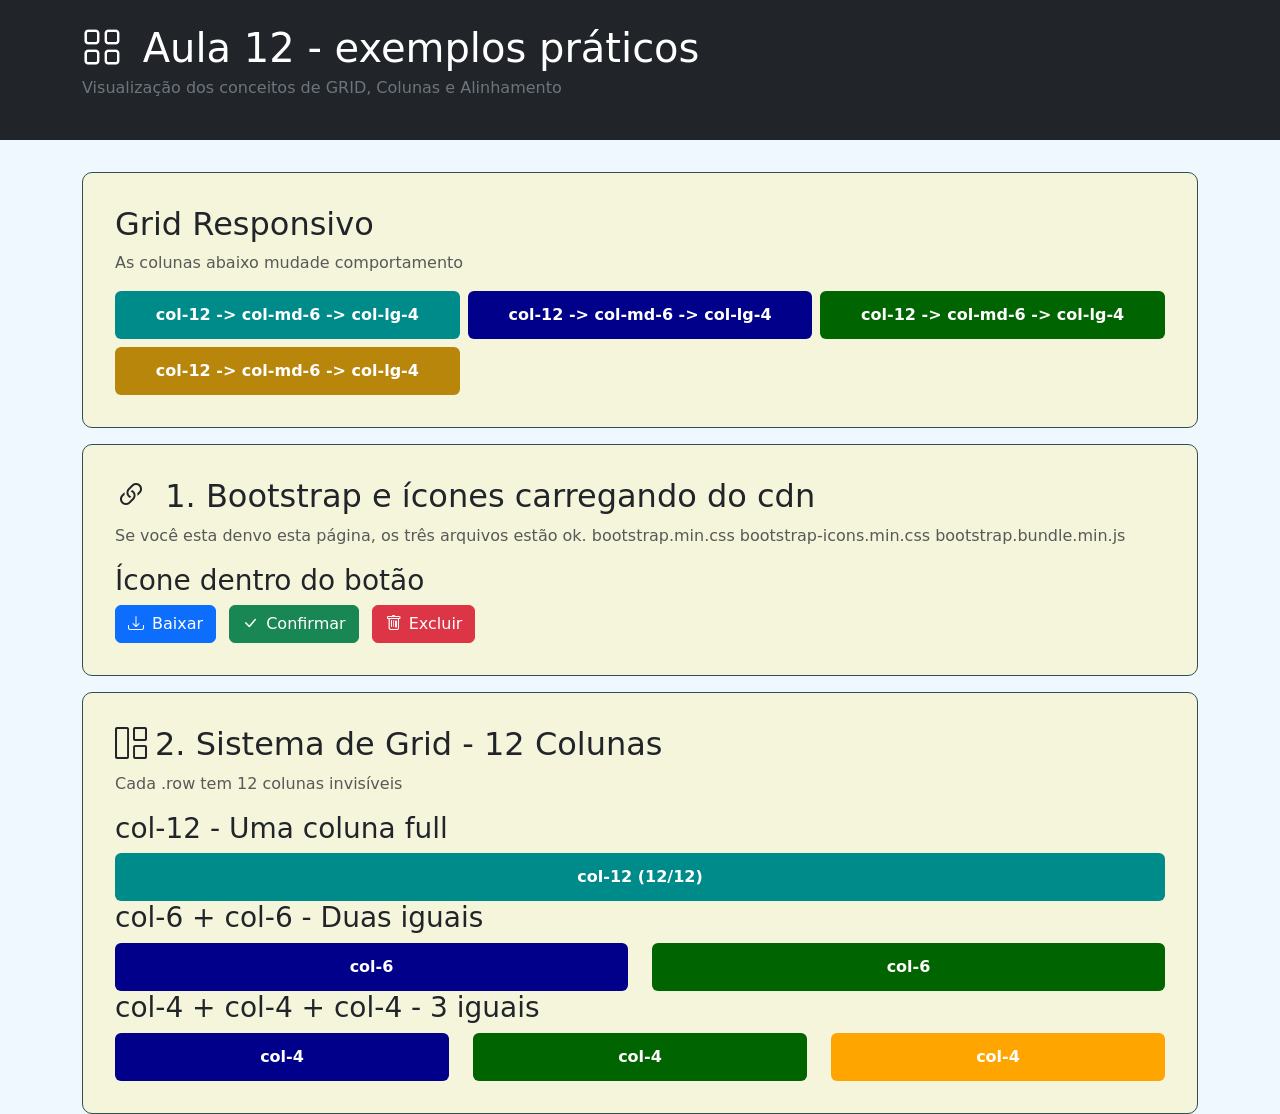
<file: Gabriell de araujo silva/bootstrap/index.html>
<!doctype html>
<html lang="en">
  <head>
    <meta charset="UTF-8" />
    <meta name="viewport" content="width=device-width, initial-scale=1.0" />
    <title>Aula 12</title>
    <!-- 1. Bootstrap CSS — deve vir no <head> -->
    <link
      rel="stylesheet"
      href="https://cdn.jsdelivr.net/npm/bootstrap@5.3.3/dist/css/bootstrap.min.css"
    />

    <!-- 2. Bootstrap Icons CSS — também no <head> -->
    <link
      rel="stylesheet"
      href="https://cdn.jsdelivr.net/npm/bootstrap-icons@1.11.3/font/bootstrap-icons.min.css"
    />
    <style>
      body {
        background-color: aliceblue;
      }

      .titulo-pagina {
        background-color: #212529;
        color: white;
        padding: 24px 32px;
        margin-bottom: 32px;
      }

      .secao {
        background-color: beige;
        border-radius: 10px;
        border: 1px solid darkslategray;
        padding: 32px;
      }

      .bloco {
        background-color: darkcyan;
        color: white;
        border-radius: 6px;
        padding: 12px 8px;
        text-align: center;
        font-weight: 600;
      }

      .bloco-azul {
        background-color: darkblue;
      }
      .bloco-verde {
        background-color: darkgreen;
      }
      .bloco-roxo {
        background-color: darkviolet;
      }
      .bloco-laranja {
        background-color: orange;
      }
      .bloco-rosa {
        background-color: darkmagenta;
      }
      .bloco-cinza {
        background-color: darkgrey;
      }
      .bloco-teal {
        background-color: teal;
      }
      .bloco-amarelo {
        background-color: darkgoldenrod;
      }
    </style>
  </head>
  <body>
    <div class="titulo-pagina">
      <div class="container">
        <h1 class="mb-1">
          <i class="bi bi-grid me-2"></i>
          Aula 12 - exemplos práticos
        </h1>
        <p class="text-secondary">
          Visualização dos conceitos de GRID, Colunas e Alinhamento
        </p>
      </div>
    </div>

    <div class="container">
      <div class="secao mb-3">
        <h2>Grid Responsivo</h2>
        <p class="text-muted">As colunas abaixo mudade comportamento</p>

        <div class="row g-2">
          <div class="col-12 col-md-6 col-lg-4">
            <div class="bloco">col-12 -> col-md-6 -> col-lg-4</div>
          </div>
          <div class="col-12 col-md-6 col-lg-4">
            <div class="bloco bloco-azul">col-12 -> col-md-6 -> col-lg-4</div>
          </div>
          <div class="col-12 col-md-6 col-lg-4">
            <div class="bloco bloco-verde">col-12 -> col-md-6 -> col-lg-4</div>
          </div>
          <div class="col-12 col-md-6 col-lg-4">
            <div class="bloco bloco-amarelo">
              col-12 -> col-md-6 -> col-lg-4
            </div>
          </div>
        </div>
      </div>

      <div class="secao">
        <h2>
          <i class="bi bi-link-45deg me-2"></i> 1. Bootstrap e ícones carregando
          do cdn
        </h2>
        <p class="text-muted">
          Se você esta denvo esta página, os três arquivos estão ok.
          <span>
            bootstrap.min.css bootstrap-icons.min.css
            bootstrap.bundle.min.js</span
          >
        </p>

        <h3>Ícone dentro do botão</h3>
        <button class="btn btn-primary me-2">
          <i class="bi bi-download me-2"></i>Baixar
        </button>
        <button class="btn btn-success me-2">
          <i class="bi bi-check-lg me-2"></i>Confirmar
        </button>
        <button class="btn btn-danger me-2">
          <i class="bi bi-trash me-2"></i>Excluir
        </button>
      </div>

      <div class="secao mt-3">
        <h2>
          <i class="bi bi-grid-1x2 me-2"></i>2. Sistema de Grid - 12 Colunas
        </h2>
        <p class="text-muted">Cada .row tem 12 colunas invisíveis</p>

        <h3>col-12 - Uma coluna full</h3>
        <div class="row">
          <div class="col-12">
            <div class="bloco">col-12 (12/12)</div>
          </div>
        </div>

        <h3>col-6 + col-6 - Duas iguais</h3>
        <div class="row">
          <div class="col-6"><div class="bloco bloco-azul">col-6</div></div>
          <div class="col-6"><div class="bloco bloco-verde">col-6</div></div>
        </div>

        <h3>col-4 + col-4 + col-4 - 3 iguais</h3>
        <div class="row">
          <div class="col-4"><div class="bloco bloco-azul">col-4</div></div>
          <div class="col-4"><div class="bloco bloco-verde">col-4</div></div>
          <div class="col-4"><div class="bloco bloco-laranja">col-4</div></div>
        </div>
      </div>
    </div>

    <script src="https://cdn.jsdelivr.net/npm/bootstrap@5.3.3/dist/js/bootstrap.bundle.min.js"></script>
  </body>
</html>
</file>
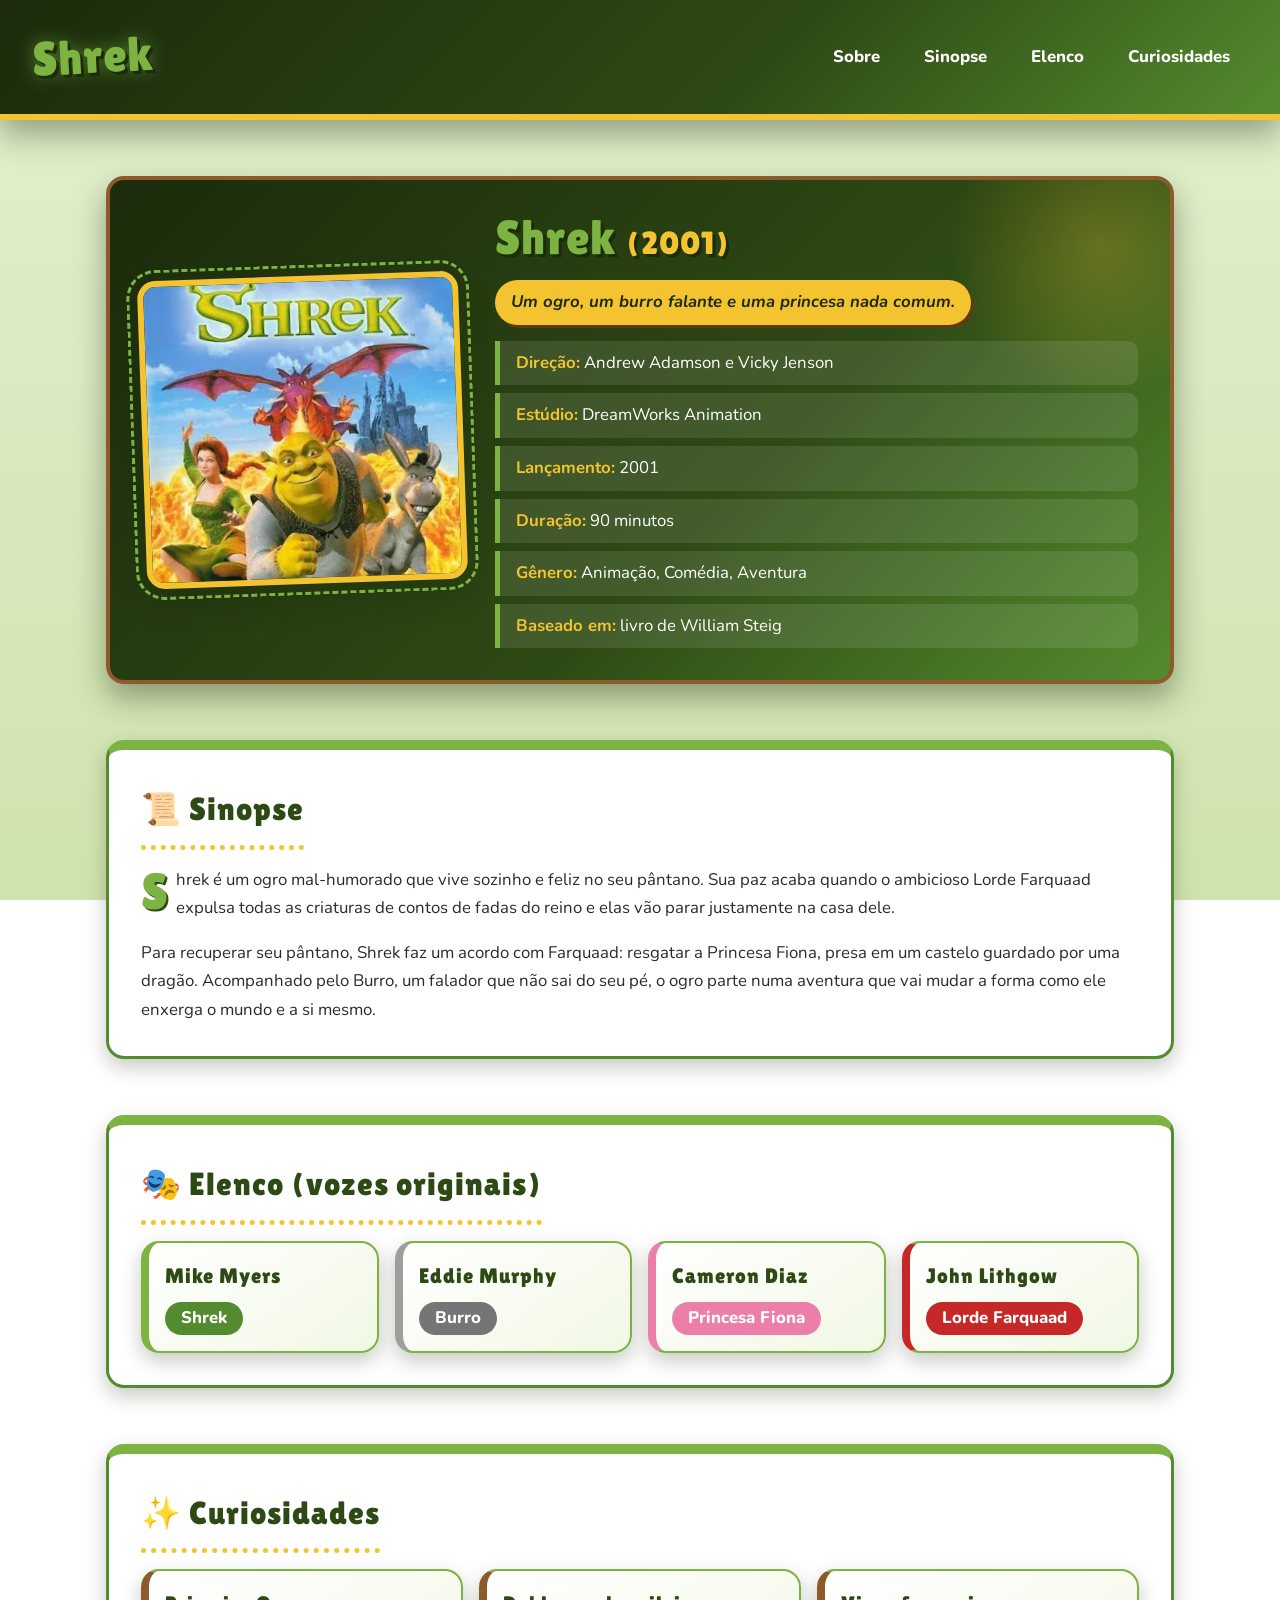
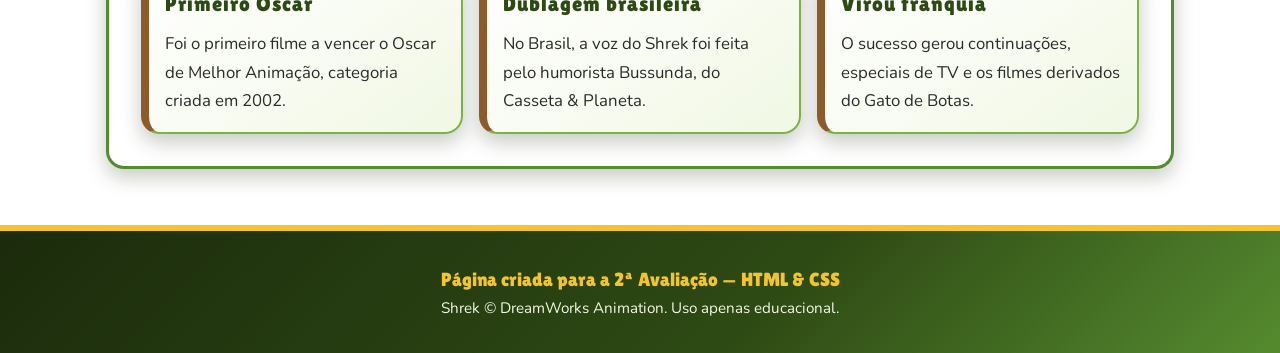
<file: Gustavo Rodrigues/atividade-filme/index.html>
<!DOCTYPE html>
<html lang="pt-BR">
<head>
    <meta charset="UTF-8">
    <meta name="viewport" content="width=device-width, initial-scale=1.0">
    <title>Shrek (2001) | Página do Filme</title>
    <link rel="stylesheet" href="estilo.css">
</head>
<body>

    <header class="cabecalho">
        <h1 class="logo">Shrek</h1>
        <nav class="menu">
            <ul>
                <li><a href="#sobre">Sobre</a></li>
                <li><a href="#sinopse">Sinopse</a></li>
                <li><a href="#elenco">Elenco</a></li>
                <li><a href="#curiosidades">Curiosidades</a></li>
            </ul>
        </nav>
    </header>

    <main>

        <section id="sobre" class="destaque">
            <figure class="capa">
                <img src="capa-shrek.jpg" alt="Capa do filme Shrek, de 2001">
            </figure>

            <article class="ficha">
                <h2>Shrek <span>(2001)</span></h2>
                <p class="slogan">Um ogro, um burro falante e uma princesa nada comum.</p>
                <ul class="ficha-lista">
                    <li><strong>Direção:</strong> Andrew Adamson e Vicky Jenson</li>
                    <li><strong>Estúdio:</strong> DreamWorks Animation</li>
                    <li><strong>Lançamento:</strong> 2001</li>
                    <li><strong>Duração:</strong> 90 minutos</li>
                    <li><strong>Gênero:</strong> Animação, Comédia, Aventura</li>
                    <li><strong>Baseado em:</strong> livro de William Steig</li>
                </ul>
            </article>
        </section>

        <section id="sinopse" class="bloco">
            <h2>Sinopse</h2>
            <p>
                Shrek é um ogro mal-humorado que vive sozinho e feliz no seu pântano.
                Sua paz acaba quando o ambicioso Lorde Farquaad expulsa todas as criaturas
                de contos de fadas do reino e elas vão parar justamente na casa dele.
            </p>
            <p>
                Para recuperar seu pântano, Shrek faz um acordo com Farquaad: resgatar a
                Princesa Fiona, presa em um castelo guardado por uma dragão. Acompanhado pelo
                Burro, um falador que não sai do seu pé, o ogro parte numa aventura que vai
                mudar a forma como ele enxerga o mundo e a si mesmo.
            </p>
        </section>

        <section id="elenco" class="bloco">
            <h2>Elenco (vozes originais)</h2>
            <div class="grade-elenco">
                <article class="cartao">
                    <h3>Mike Myers</h3>
                    <p>Shrek</p>
                </article>
                <article class="cartao">
                    <h3>Eddie Murphy</h3>
                    <p>Burro</p>
                </article>
                <article class="cartao">
                    <h3>Cameron Diaz</h3>
                    <p>Princesa Fiona</p>
                </article>
                <article class="cartao">
                    <h3>John Lithgow</h3>
                    <p>Lorde Farquaad</p>
                </article>
            </div>
        </section>

        <section id="curiosidades" class="bloco">
            <h2>Curiosidades</h2>
            <div class="grade-curiosidades">
                <article class="cartao">
                    <h3>Primeiro Oscar</h3>
                    <p>Foi o primeiro filme a vencer o Oscar de Melhor Animação, categoria criada em 2002.</p>
                </article>
                <article class="cartao">
                    <h3>Dublagem brasileira</h3>
                    <p>No Brasil, a voz do Shrek foi feita pelo humorista Bussunda, do Casseta &amp; Planeta.</p>
                </article>
                <article class="cartao">
                    <h3>Virou franquia</h3>
                    <p>O sucesso gerou continuações, especiais de TV e os filmes derivados do Gato de Botas.</p>
                </article>
            </div>
        </section>

    </main>

    <footer class="rodape">
        <p>Página criada para a 2ª Avaliação — HTML &amp; CSS</p>
        <p>Shrek © DreamWorks Animation. Uso apenas educacional.</p>
    </footer>

</body>
</html>
</file>
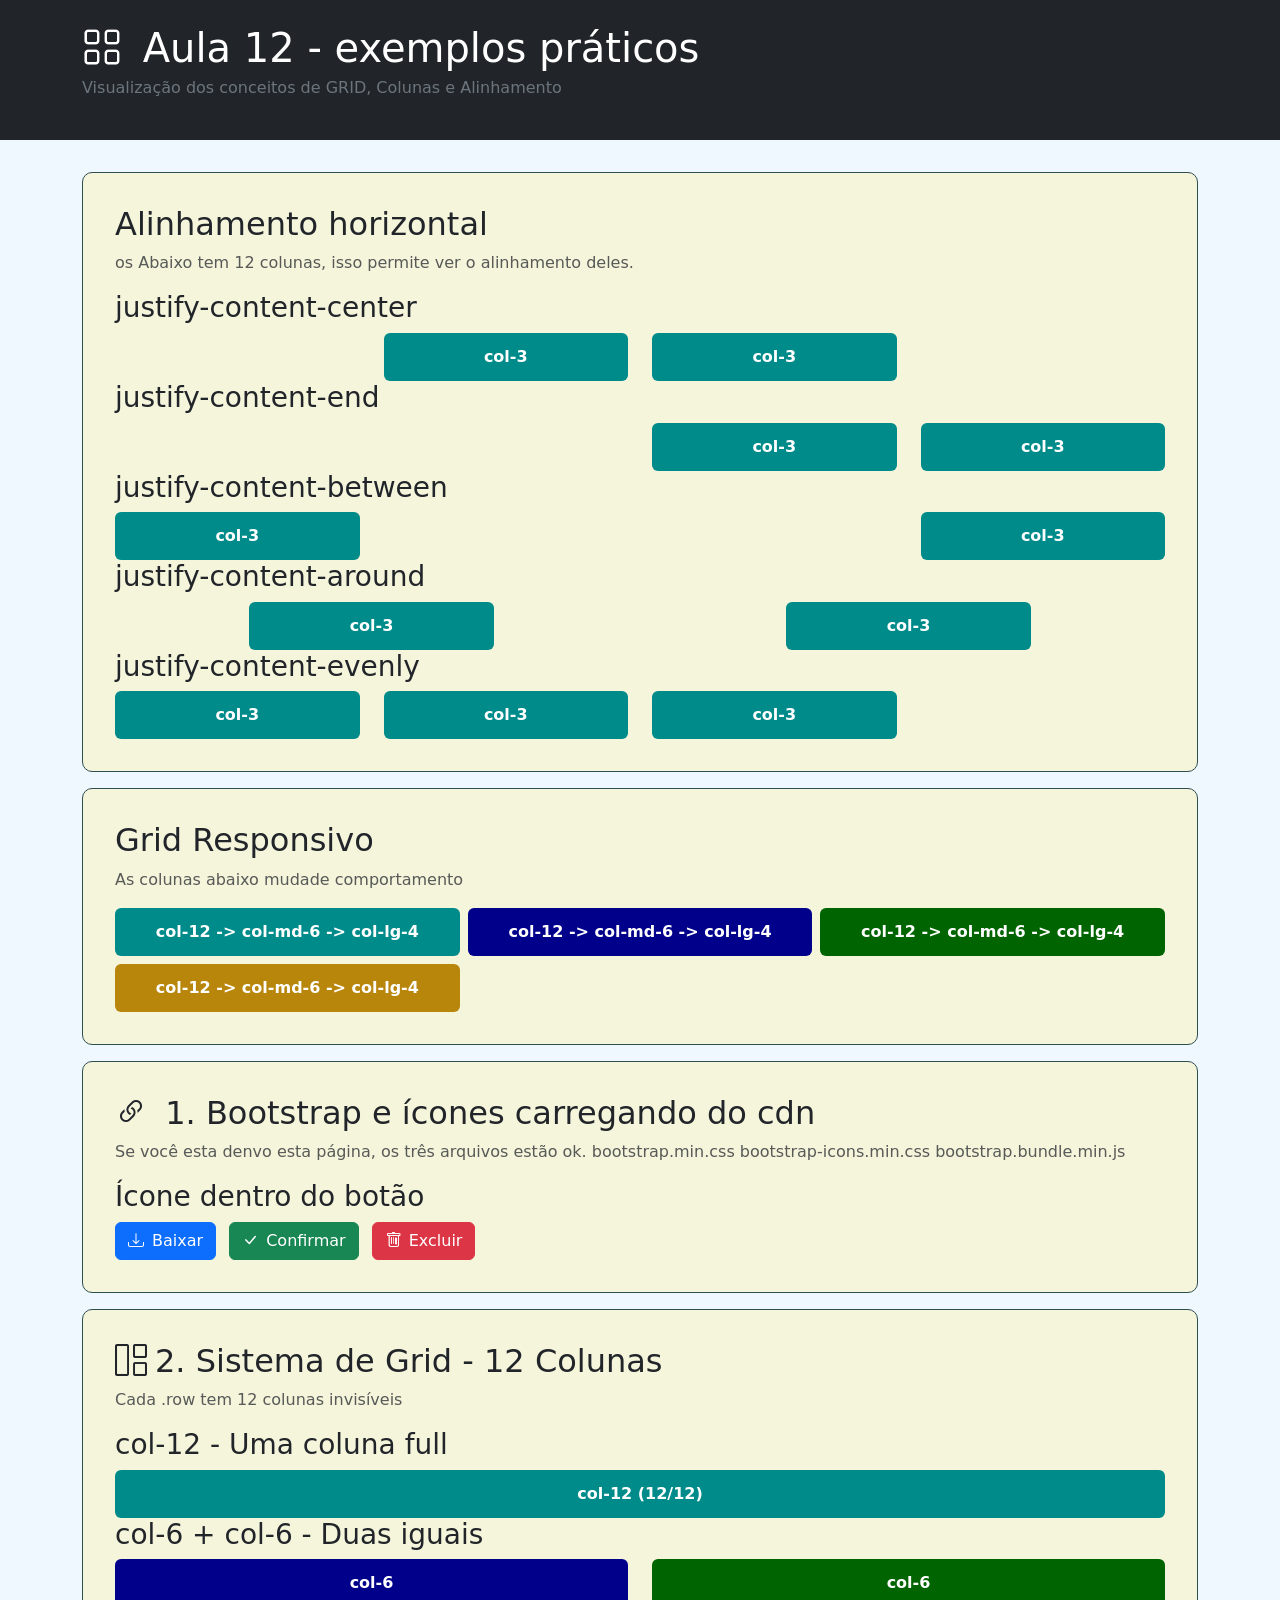
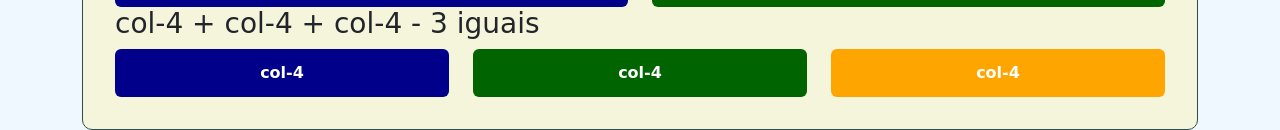
<file: Gustavo Rodrigues/bootstrap/index.html>
<!doctype html>
<html lang="en">
  <head>
    <meta charset="UTF-8" />
    <meta name="viewport" content="width=device-width, initial-scale=1.0" />
    <title>Aula 12</title>
    <!-- 1. Bootstrap CSS — deve vir no <head> -->
    <link
      rel="stylesheet"
      href="https://cdn.jsdelivr.net/npm/bootstrap@5.3.3/dist/css/bootstrap.min.css"
    />

    <!-- 2. Bootstrap Icons CSS — também no <head> -->
    <link
      rel="stylesheet"
      href="https://cdn.jsdelivr.net/npm/bootstrap-icons@1.11.3/font/bootstrap-icons.min.css"
    />
    <style>
      body {
        background-color: aliceblue;
      }

      .titulo-pagina {
        background-color: #212529;
        color: white;
        padding: 24px 32px;
        margin-bottom: 32px;
      }

      .secao {
        background-color: beige;
        border-radius: 10px;
        border: 1px solid darkslategray;
        padding: 32px;
      }

      .bloco {
        background-color: darkcyan;
        color: white;
        border-radius: 6px;
        padding: 12px 8px;
        text-align: center;
        font-weight: 600;
      }

      .bloco-azul {
        background-color: darkblue;
      }
      .bloco-verde {
        background-color: darkgreen;
      }
      .bloco-roxo {
        background-color: darkviolet;
      }
      .bloco-laranja {
        background-color: orange;
      }
      .bloco-rosa {
        background-color: darkmagenta;
      }
      .bloco-cinza {
        background-color: darkgrey;
      }
      .bloco-teal {
        background-color: teal;
      }
      .bloco-amarelo {
        background-color: darkgoldenrod;
      }
    </style>
  </head>
  <body>
    <div class="titulo-pagina">
      <div class="container">
        <h1 class="mb-1">
          <i class="bi bi-grid me-2"></i>
          Aula 12 - exemplos práticos
        </h1>
        <p class="text-secondary">
          Visualização dos conceitos de GRID, Colunas e Alinhamento
        </p>
      </div>
    </div>

    <div class="container">
      <div class="secao mb-3">
        <h2>Alinhamento horizontal</h2>
        <p class="text-muted">
          os Abaixo tem 12 colunas, isso permite ver o alinhamento deles.
        </p>
        <h3>justify-content-center</h3>
        <div class="row justify-content-center">
          <div class="col-3">
            <div class="bloco">col-3</div>
          </div>
          <div class="col-3">
            <div class="bloco">col-3</div>
          </div>
        </div>
        <h3>justify-content-end</h3>
        <div class="row justify-content-end">
          <div class="col-3">
            <div class="bloco">col-3</div>
          </div>
          <div class="col-3">
            <div class="bloco">col-3</div>
          </div>
        </div>
        <h3>justify-content-between</h3>
        <div class="row justify-content-between">
          <div class="col-3">
            <div class="bloco">col-3</div>
          </div>
          <div class="col-3">
            <div class="bloco">col-3</div>
          </div>
        </div>
        <h3>justify-content-around</h3>
        <div class="row justify-content-around">
          <div class="col-3">
            <div class="bloco">col-3</div>
          </div>
          <div class="col-3">
            <div class="bloco">col-3</div>
          </div>
        </div>
        <h3>justify-content-evenly</h3>
        <div class="row justify-content-envely">
          <div class="col-3">
            <div class="bloco">col-3</div>
          </div>
          <div class="col-3">
            <div class="bloco">col-3</div>
          </div>
          <div class="col-3">
            <div class="bloco">col-3</div>
          </div>
        </div>
      </div>

      <div class="secao mb-3">
        <h2>Grid Responsivo</h2>
        <p class="text-muted">As colunas abaixo mudade comportamento</p>

        <div class="row g-2">
          <div class="col-12 col-md-6 col-lg-4">
            <div class="bloco">col-12 -> col-md-6 -> col-lg-4</div>
          </div>
          <div class="col-12 col-md-6 col-lg-4">
            <div class="bloco bloco-azul">col-12 -> col-md-6 -> col-lg-4</div>
          </div>
          <div class="col-12 col-md-6 col-lg-4">
            <div class="bloco bloco-verde">col-12 -> col-md-6 -> col-lg-4</div>
          </div>
          <div class="col-12 col-md-6 col-lg-4">
            <div class="bloco bloco-amarelo">
              col-12 -> col-md-6 -> col-lg-4
            </div>
          </div>
        </div>
      </div>

      <div class="secao">
        <h2>
          <i class="bi bi-link-45deg me-2"></i> 1. Bootstrap e ícones carregando
          do cdn
        </h2>
        <p class="text-muted">
          Se você esta denvo esta página, os três arquivos estão ok.
          <span>
            bootstrap.min.css bootstrap-icons.min.css
            bootstrap.bundle.min.js</span
          >
        </p>

        <h3>Ícone dentro do botão</h3>
        <button class="btn btn-primary me-2">
          <i class="bi bi-download me-2"></i>Baixar
        </button>
        <button class="btn btn-success me-2">
          <i class="bi bi-check-lg me-2"></i>Confirmar
        </button>
        <button class="btn btn-danger me-2">
          <i class="bi bi-trash me-2"></i>Excluir
        </button>
      </div>

      <div class="secao mt-3">
        <h2>
          <i class="bi bi-grid-1x2 me-2"></i>2. Sistema de Grid - 12 Colunas
        </h2>
        <p class="text-muted">Cada .row tem 12 colunas invisíveis</p>

        <h3>col-12 - Uma coluna full</h3>
        <div class="row">
          <div class="col-12">
            <div class="bloco">col-12 (12/12)</div>
          </div>
        </div>

        <h3>col-6 + col-6 - Duas iguais</h3>
        <div class="row">
          <div class="col-6"><div class="bloco bloco-azul">col-6</div></div>
          <div class="col-6"><div class="bloco bloco-verde">col-6</div></div>
        </div>

        <h3>col-4 + col-4 + col-4 - 3 iguais</h3>
        <div class="row">
          <div class="col-4"><div class="bloco bloco-azul">col-4</div></div>
          <div class="col-4"><div class="bloco bloco-verde">col-4</div></div>
          <div class="col-4"><div class="bloco bloco-laranja">col-4</div></div>
        </div>
      </div>
    </div>

    <script src="https://cdn.jsdelivr.net/npm/bootstrap@5.3.3/dist/js/bootstrap.bundle.min.js"></script>
  </body>
</html>
</file>
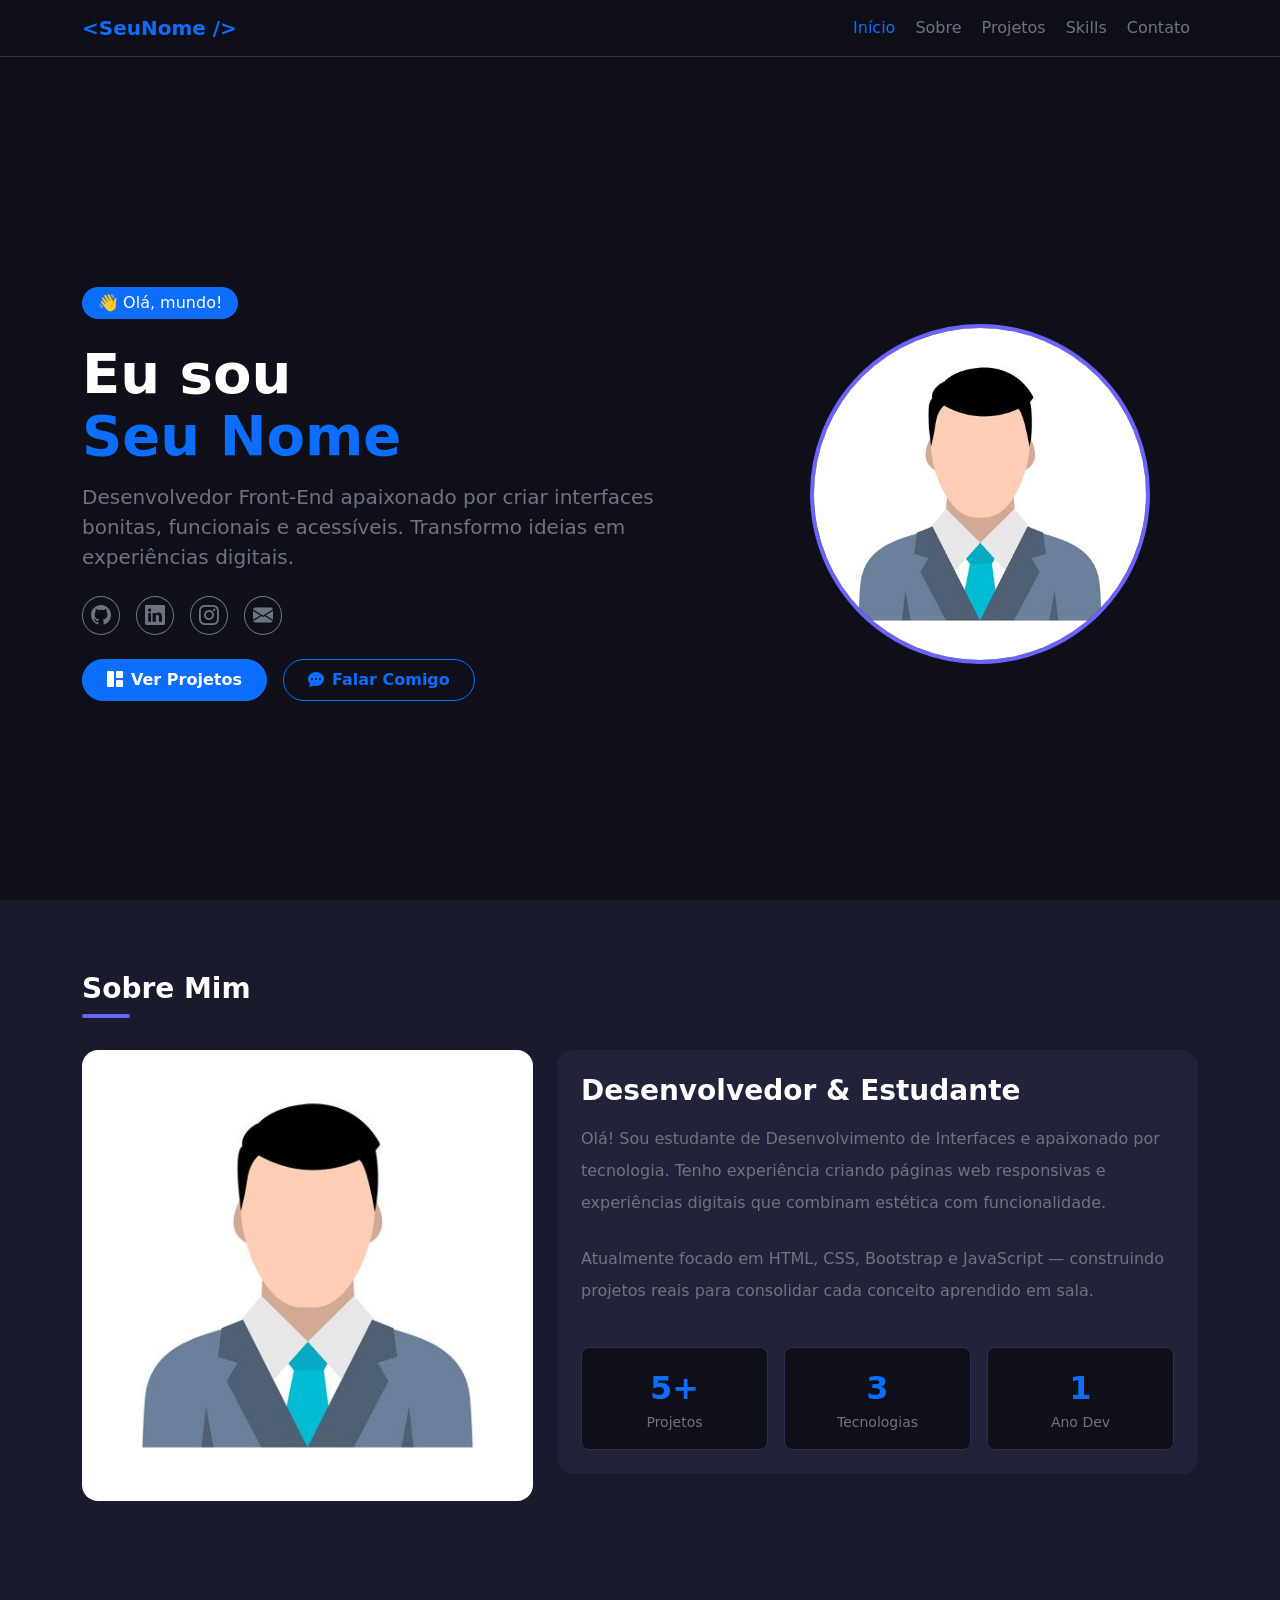
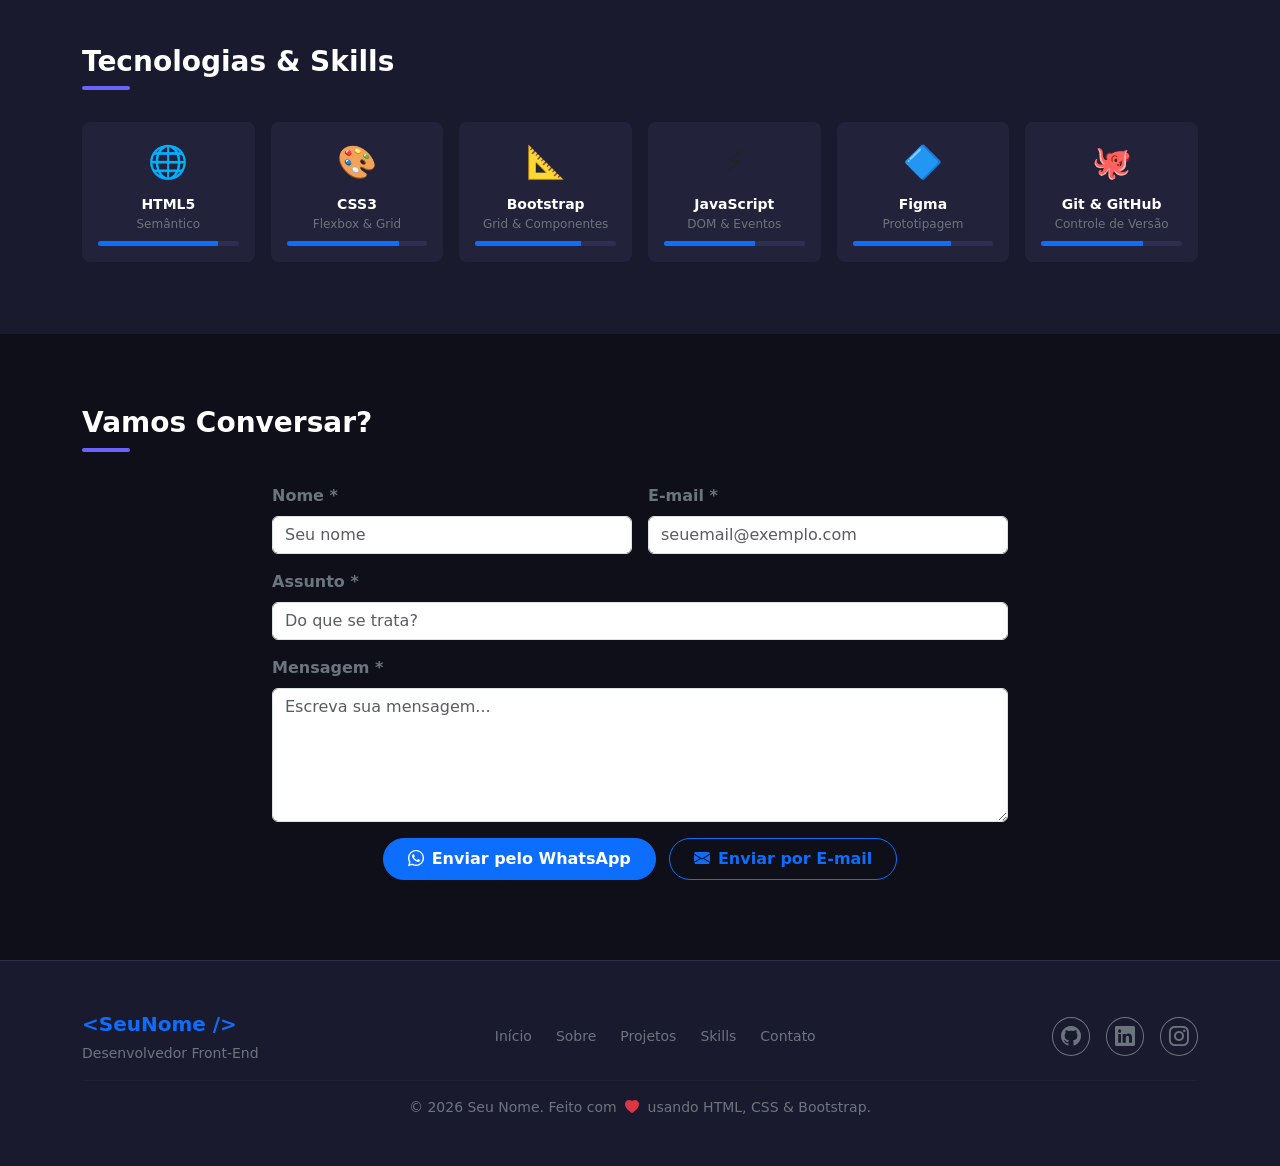
<file: Professor/Projeto Final/index.html>
<!DOCTYPE html>
<html lang="pt-BR">
  <head>
    <meta charset="UTF-8"/>
    <meta name="viewport" content="width=device-width, initial-scale=1.0"/>
    <title>Portfólio — Seu Nome</title>

    <!-- Bootstrap 5 CSS -->
    <link rel="stylesheet" href="https://cdn.jsdelivr.net/npm/bootstrap@5.3.3/dist/css/bootstrap.min.css"/>
    <!-- Bootstrap Icons -->
    <link rel="stylesheet" href="https://cdn.jsdelivr.net/npm/bootstrap-icons@1.11.3/font/bootstrap-icons.min.css"/>
    <!-- Nosso CSS customizado (sempre DEPOIS do Bootstrap) -->
    <link rel="stylesheet" href="estilo.css"/>
  </head>
  <body>


    <!-- ══════════════════════════════════════════════════════
       NAVBAR
  ══════════════════════════════════════════════════════ -->
    <nav class="navbar navbar-expand-lg navbar-portfolio fixed-top">
      <div class="container">

        <a class="navbar-brand fw-bold fs-5 text-primary" href="#inicio">
          &lt;SeuNome /&gt;
        </a>

        <!-- Botão hamburguer — aparece só no mobile -->
        <button
          class="navbar-toggler border-0"
          type="button"
          data-bs-toggle="collapse"
          data-bs-target="#menu"
          aria-controls="menu"
          aria-expanded="false"
          aria-label="Menu"
        >
          <i class="bi bi-list text-white fs-4"></i>
        </button>

        <!-- Links — colapsam no mobile -->
        <div class="collapse navbar-collapse" id="menu">
          <ul class="navbar-nav ms-auto gap-1">
            <li class="nav-item"><a class="nav-link active text-primary" href="#inicio">Início</a></li>
            <li class="nav-item"><a class="nav-link text-secondary" href="#sobre">Sobre</a></li>
            <li class="nav-item"><a class="nav-link text-secondary" href="#projetos">Projetos</a></li>
            <li class="nav-item"><a class="nav-link text-secondary" href="#skills">Skills</a></li>
            <li class="nav-item"><a class="nav-link text-secondary" href="#contato">Contato</a></li>
          </ul>
        </div>

      </div>
    </nav>


    <!-- ══════════════════════════════════════════════════════
       HERO — APRESENTAÇÃO
  ══════════════════════════════════════════════════════ -->
    <section class="hero" id="inicio">
      <div class="container">
        <div class="row align-items-center g-5">

          <!-- Coluna de texto -->
          <div class="col-12 col-lg-7 order-2 order-lg-1">

            <!-- Badge de saudação (componente Badge do Bootstrap) -->
            <span class="badge rounded-pill text-bg-primary mb-3 fs-6 fw-normal px-3 py-2">
              👋 Olá, mundo!
            </span>

            <h1 class="hero-nome text-white mt-2">
              Eu sou<br>
              <span class="text-primary">Seu Nome</span>
            </h1>

            <p class="lead text-secondary mt-3">
              Desenvolvedor Front-End apaixonado por criar interfaces bonitas,
              funcionais e acessíveis. Transformo ideias em experiências digitais.
            </p>

            <!-- Redes sociais — botões circulares do Bootstrap -->
            <div class="d-flex gap-3 mt-4">
              <a
                href="https://github.com/seunome"
                target="_blank"
                class="btn btn-outline-secondary rounded-circle p-2 lh-1"
                title="GitHub"
              >
                <i class="bi bi-github fs-5"></i>
              </a>
              <a
                href="https://linkedin.com/in/seunome"
                target="_blank"
                class="btn btn-outline-secondary rounded-circle p-2 lh-1"
                title="LinkedIn"
              >
                <i class="bi bi-linkedin fs-5"></i>
              </a>
              <a
                href="https://instagram.com/seunome"
                target="_blank"
                class="btn btn-outline-secondary rounded-circle p-2 lh-1"
                title="Instagram"
              >
                <i class="bi bi-instagram fs-5"></i>
              </a>
              <a
                href="mailto:seuemail@email.com"
                class="btn btn-outline-secondary rounded-circle p-2 lh-1"
                title="E-mail"
              >
                <i class="bi bi-envelope-fill fs-5"></i>
              </a>
            </div>

            <!-- Botões de ação — btn-primary e btn-outline-primary do Bootstrap -->
            <div class="d-flex flex-wrap gap-3 mt-4">
              <a href="#projetos" class="btn btn-primary rounded-pill px-4 py-2 fw-bold">
                <i class="bi bi-grid-1x2-fill me-2"></i>Ver Projetos
              </a>
              <a href="#contato" class="btn btn-outline-primary rounded-pill px-4 py-2 fw-bold">
                <i class="bi bi-chat-dots-fill me-2"></i>Falar Comigo
              </a>
            </div>

          </div>

          <!-- Coluna da foto -->
          <div class="col-12 col-lg-5 order-1 order-lg-2 text-center">
            <!--
            Troque o src pela URL da sua foto (ex: src="foto.jpg")
            Use uma imagem quadrada para ficar redonda corretamente
          -->
            <img
              src="assets/img/user.jpg"
              alt="Foto de perfil"
              class="foto-perfil mx-auto"
            />
          </div>

        </div>
      </div>
    </section>


    <!-- ══════════════════════════════════════════════════════
       SOBRE MIM
  ══════════════════════════════════════════════════════ -->
    <section class="py-5" style="background-color: var(--superficie);" id="sobre">
      <div class="container py-4">

        <h2 class="titulo-secao fw-bold text-white fs-3">Sobre Mim</h2>

        <div class="row g-4 align-items-start">

          <!-- Foto -->
          <div class="col-12 col-md-5">
            <img
              src="assets/img/user.jpg"
              alt="Sobre mim"
              class="img-fluid rounded-4 w-100"
            />
          </div>

          <!-- Card de texto + stats -->
          <div class="col-12 col-md-7">
            <div class="card border-0 rounded-4 p-4" style="background-color: var(--superficie-alta);">
              <h3 class="fw-bold text-white mb-3">Desenvolvedor & Estudante</h3>

              <p class="text-secondary lh-lg">
                Olá! Sou estudante de Desenvolvimento de Interfaces e apaixonado por tecnologia.
                Tenho experiência criando páginas web responsivas e experiências digitais que
                combinam estética com funcionalidade.
              </p>
              <p class="text-secondary lh-lg mt-2">
                Atualmente focado em HTML, CSS, Bootstrap e JavaScript —
                construindo projetos reais para consolidar cada conceito aprendido em sala.
              </p>

  
              <div class="row g-3 mt-2">
                <div class="col-4">
                  <div
                    class="card text-center border rounded-3 p-3"
                    style="background-color: var(--fundo); border-color: var(--borda) !important;"
                  >
                    <div class="fs-2 fw-bold text-primary">5+</div>
                    <small class="text-secondary">Projetos</small>
                  </div>
                </div>
                <div class="col-4">
                  <div
                    class="card text-center border rounded-3 p-3"
                    style="background-color: var(--fundo); border-color: var(--borda) !important;"
                  >
                    <div class="fs-2 fw-bold text-primary">3</div>
                    <small class="text-secondary">Tecnologias</small>
                  </div>
                </div>
                <div class="col-4">
                  <div
                    class="card text-center border rounded-3 p-3"
                    style="background-color: var(--fundo); border-color: var(--borda) !important;"
                  >
                    <div class="fs-2 fw-bold text-primary">1</div>
                    <small class="text-secondary">Ano Dev</small>
                  </div>
                </div>
              </div>

            </div>
          </div>

        </div>
      </div>
    </section>


    <!-- ══════════════════════════════════════════════════════
       PROJETOS
  ══════════════════════════════════════════════════════ -->
   

    <!-- ══════════════════════════════════════════════════════
       SKILLS
  ══════════════════════════════════════════════════════ -->
    <section class="py-5" style="background-color: var(--superficie);" id="skills">
      <div class="container py-4">

        <h2 class="titulo-secao fw-bold text-white fs-3">Tecnologias & Skills</h2>

        <div class="row g-3">

          <div class="col-6 col-md-4 col-lg-2">
            <div
              class="card text-center border-0 rounded-3 p-3"
              style="background-color: var(--superficie-alta);"
            >
              <div class="fs-2 mb-2">🌐</div>
              <div class="fw-semibold text-white small">HTML5</div>
              <div class="text-secondary" style="font-size: 0.75rem;">Semântico</div>
              <!-- Progress Bar nativo do Bootstrap -->
              <div class="progress mt-2" style="height: 5px; background-color: var(--borda);">
                <div class="progress-bar bg-primary" style="width: 85%"></div>
              </div>
            </div>
          </div>

          <div class="col-6 col-md-4 col-lg-2">
            <div
              class="card text-center border-0 rounded-3 p-3"
              style="background-color: var(--superficie-alta);"
            >
              <div class="fs-2 mb-2">🎨</div>
              <div class="fw-semibold text-white small">CSS3</div>
              <div class="text-secondary" style="font-size: 0.75rem;">Flexbox & Grid</div>
              <div class="progress mt-2" style="height: 5px; background-color: var(--borda);">
                <div class="progress-bar bg-primary" style="width: 80%"></div>
              </div>
            </div>
          </div>

          <div class="col-6 col-md-4 col-lg-2">
            <div
              class="card text-center border-0 rounded-3 p-3"
              style="background-color: var(--superficie-alta);"
            >
              <div class="fs-2 mb-2">📐</div>
              <div class="fw-semibold text-white small">Bootstrap</div>
              <div class="text-secondary" style="font-size: 0.75rem;">Grid & Componentes</div>
              <div class="progress mt-2" style="height: 5px; background-color: var(--borda);">
                <div class="progress-bar bg-primary" style="width: 75%"></div>
              </div>
            </div>
          </div>

          <div class="col-6 col-md-4 col-lg-2">
            <div
              class="card text-center border-0 rounded-3 p-3"
              style="background-color: var(--superficie-alta);"
            >
              <div class="fs-2 mb-2">⚡</div>
              <div class="fw-semibold text-white small">JavaScript</div>
              <div class="text-secondary" style="font-size: 0.75rem;">DOM & Eventos</div>
              <div class="progress mt-2" style="height: 5px; background-color: var(--borda);">
                <div class="progress-bar bg-primary" style="width: 65%"></div>
              </div>
            </div>
          </div>

          <div class="col-6 col-md-4 col-lg-2">
            <div
              class="card text-center border-0 rounded-3 p-3"
              style="background-color: var(--superficie-alta);"
            >
              <div class="fs-2 mb-2">🔷</div>
              <div class="fw-semibold text-white small">Figma</div>
              <div class="text-secondary" style="font-size: 0.75rem;">Prototipagem</div>
              <div class="progress mt-2" style="height: 5px; background-color: var(--borda);">
                <div class="progress-bar bg-primary" style="width: 70%"></div>
              </div>
            </div>
          </div>

          <div class="col-6 col-md-4 col-lg-2">
            <div
              class="card text-center border-0 rounded-3 p-3"
              style="background-color: var(--superficie-alta);"
            >
              <div class="fs-2 mb-2">🐙</div>
              <div class="fw-semibold text-white small">Git & GitHub</div>
              <div class="text-secondary" style="font-size: 0.75rem;">Controle de Versão</div>
              <div class="progress mt-2" style="height: 5px; background-color: var(--borda);">
                <div class="progress-bar bg-primary" style="width: 72%"></div>
              </div>
            </div>
          </div>

        </div>
      </div>
    </section>


    <!-- ══════════════════════════════════════════════════════
       FORMULÁRIO DE CONTATO
  ══════════════════════════════════════════════════════ -->
    <section class="py-5" style="background-color: var(--fundo);" id="contato">
      <div class="container py-4">

        <h2 class="titulo-secao fw-bold text-white fs-3">Vamos Conversar?</h2>

        <!-- Alert Bootstrap — aparece via JS quando há erros -->
        <div id="alerta-erro" class="alert alert-danger d-flex align-items-center gap-2 d-none" role="alert">
          <i class="bi bi-exclamation-triangle-fill"></i>
          <span>Revise os campos destacados antes de enviar.</span>
        </div>

        <div class="row justify-content-center">
          <div class="col-12 col-lg-8">
            <form id="form-contato" novalidate>
              <div class="row g-3">

                <div class="col-12 col-md-6">
                  <label for="campo-nome" class="form-label text-secondary fw-semibold">Nome *</label>
                  <input type="text" class="form-control" id="campo-nome" placeholder="Seu nome"/>
                  <div class="text-danger small d-none mt-1" id="erro-nome">
                    <i class="bi bi-x-circle"></i> Informe seu nome.
                  </div>
                </div>

                <div class="col-12 col-md-6">
                  <label for="campo-email" class="form-label text-secondary fw-semibold">E-mail *</label>
                  <input type="email" class="form-control" id="campo-email" placeholder="seuemail@exemplo.com"/>
                  <div class="text-danger small d-none mt-1" id="erro-email">
                    <i class="bi bi-x-circle"></i> Informe um e-mail válido.
                  </div>
                </div>

                <div class="col-12">
                  <label for="campo-assunto" class="form-label text-secondary fw-semibold">Assunto *</label>
                  <input type="text" class="form-control" id="campo-assunto" placeholder="Do que se trata?"/>
                  <div class="text-danger small d-none mt-1" id="erro-assunto">
                    <i class="bi bi-x-circle"></i> Informe o assunto.
                  </div>
                </div>

                <div class="col-12">
                  <label for="campo-mensagem" class="form-label text-secondary fw-semibold">Mensagem *</label>
                  <textarea class="form-control" id="campo-mensagem" rows="5" placeholder="Escreva sua mensagem..."></textarea>
                  <div class="text-danger small d-none mt-1" id="erro-mensagem">
                    <i class="bi bi-x-circle"></i> Escreva sua mensagem (mínimo 10 caracteres).
                  </div>
                </div>

                <div class="col-12 text-center">
                  <button
                    type="button"
                    id="btn-whatsapp"
                    class="btn btn-primary rounded-pill px-4 py-2 fw-bold me-2 mb-2"
                  >
                    <i class="bi bi-whatsapp me-2"></i>Enviar pelo WhatsApp
                  </button>
                  <button
                    type="button"
                    id="btn-email"
                    class="btn btn-outline-primary rounded-pill px-4 py-2 fw-bold mb-2"
                  >
                    <i class="bi bi-envelope-fill me-2"></i>Enviar por E-mail
                  </button>
                </div>

              </div>
            </form>
          </div>
        </div>

      </div>
    </section>


    <!-- ══════════════════════════════════════════════════════
       FOOTER — utilitários Bootstrap + border-top
  ══════════════════════════════════════════════════════ -->
    <footer class="py-5 border-top" style="background-color: var(--superficie); border-color: var(--borda) !important;">
      <div class="container">
        <div class="row align-items-center justify-content-between g-4 text-center text-md-start">

          <div class="col-12 col-md-auto">
            <span class="fs-5 fw-bold text-primary">&lt;SeuNome /&gt;</span>
            <p class="text-secondary small mt-1 mb-0">Desenvolvedor Front-End</p>
          </div>

          <div class="col-12 col-md-auto">
            <ul class="list-unstyled d-flex flex-wrap justify-content-center gap-4 mb-0">
              <li><a href="#inicio" class="text-secondary small">Início</a></li>
              <li><a href="#sobre" class="text-secondary small">Sobre</a></li>
              <li><a href="#projetos" class="text-secondary small">Projetos</a></li>
              <li><a href="#skills" class="text-secondary small">Skills</a></li>
              <li><a href="#contato" class="text-secondary small">Contato</a></li>
            </ul>
          </div>

          <div class="col-12 col-md-auto">
            <div class="d-flex justify-content-center gap-3">
              <a
                href="https://github.com/seunome"
                target="_blank"
                class="btn btn-outline-secondary rounded-circle p-2 lh-1"
              >
                <i class="bi bi-github fs-5"></i>
              </a>
              <a
                href="https://linkedin.com/in/seunome"
                target="_blank"
                class="btn btn-outline-secondary rounded-circle p-2 lh-1"
              >
                <i class="bi bi-linkedin fs-5"></i>
              </a>
              <a
                href="https://instagram.com/seunome"
                target="_blank"
                class="btn btn-outline-secondary rounded-circle p-2 lh-1"
              >
                <i class="bi bi-instagram fs-5"></i>
              </a>
            </div>
          </div>

        </div>

        <hr style="border-color: var(--borda);">
        <p class="text-center text-secondary small mb-0">
          © 2026 Seu Nome. Feito com <i class="bi bi-heart-fill text-danger mx-1"></i> usando HTML, CSS & Bootstrap.
        </p>
      </div>
    </footer>


    <!-- Bootstrap JS -->
    <script src="https://cdn.jsdelivr.net/npm/bootstrap@5.3.3/dist/js/bootstrap.bundle.min.js"></script>

    <script src="script.js"></script>

  </body>
</html>
</file>
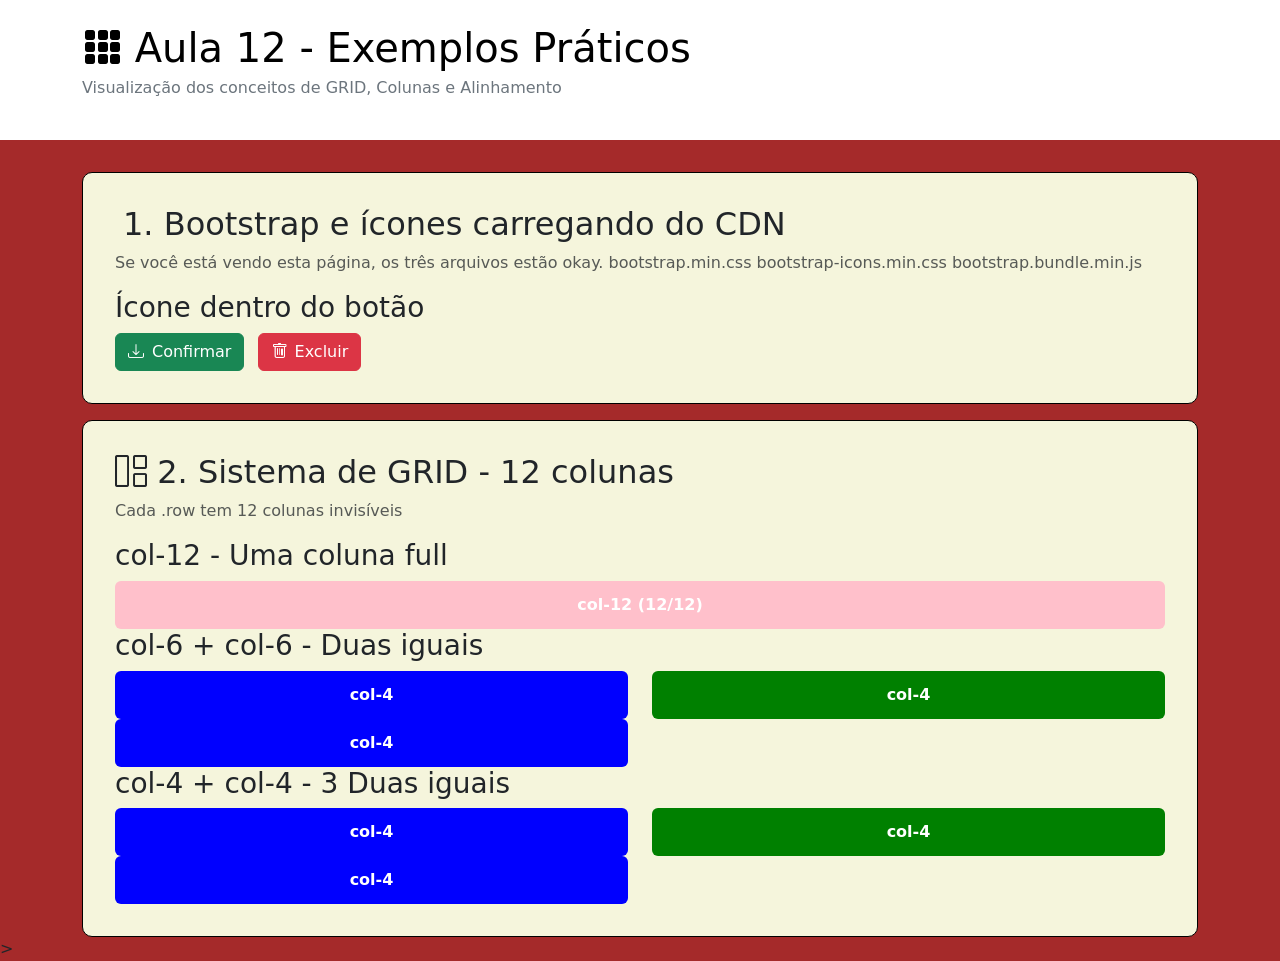
<file: Ana Krohn/Aulas/bootstrap/index.html>
<!DOCTYPE html>
<html lang="en">
<head>
    <meta charset="UTF-8">
    <meta name="viewport" content="width=device-width, initial-scale=1.0">
    <title>Aula 12</title>
      <!-- 1. Bootstrap CSS — deve vir no <head> -->
  <link
    rel="stylesheet"
    href="https://cdn.jsdelivr.net/npm/bootstrap@5.3.3/dist/css/bootstrap.min.css"
  >

  <!-- 2. Bootstrap Icons CSS — também no <head> -->
  <link
    rel="stylesheet"
    href="https://cdn.jsdelivr.net/npm/bootstrap-icons@1.11.3/font/bootstrap-icons.min.css"
  >
  <style>
    body {
        background-color:brown;
    }

    .titulo-pagina{
        background-color: white;
        color: black;
        padding: 24px 32px;
        margin-bottom: 32px;
    }

    .secao {
        background-color: beige;
        border-radius: 10px;
        border: 1px solid black;
        padding: 32px;
    }

    .bloco {
        background-color: pink;
        color: white;
        border-radius: 6px;
        padding: 12px 8px;
        text-align: center;
        font-weight: 600;
    }

        .bloco-azul {
        background-color: blue;
    }

        .bloco-verde {
        background-color: green;
    }

        .bloco-roxo {
        background-color: purple;
    }

        .bloco-laranja {
        background-color: orange;
    }

        .bloco-rosa {
        background-color: pink;
    }

        .bloco-cinza {
        background-color: gray;
    }

        .bloco-teal {
        background-color: teal;
    }

        .bloco-amarelo {
        background-color: yellow;
    }

  </style>
</head>
<body>
    <div class="titulo-pagina">
        <div class="container">
            <h1 class="mb-1">
                <i class="bi bi-grid-3x3-gap-fill"></i>
                Aula 12 - Exemplos Práticos
            </h1>    
            <p class="text-secondary">
                Visualização dos conceitos de GRID, Colunas e Alinhamento
            </p>
        </div>
    </div>

    <div class="container">
        <div class="secao">
            <h2><i class="bi bi-link-45def me-2"></i> 1. Bootstrap e ícones carregando do CDN
            </h2>
            <p class="text-muted">
                Se você está vendo esta página, os três arquivos estão okay.
                <span>
                    bootstrap.min.css bootstrap-icons.min.css bootstrap.bundle.min.js
                </span>
            </p>

            <h3>Ícone dentro do botão</h3>
            <button class="btn btn-success me-2">
                <i class="bi bi-download me-2"></i>Confirmar
            </button>
            <button class="btn btn-danger me-2">
                <i class="bi bi-trash me-2"></i>Excluir
            </button>
        </div>
        
        <div class="secao mt-3">
            <h2>
                <i class="bi bi-grid-1x2"></i> 2. Sistema de GRID - 12 colunas
            </h2>
            <p class="text-muted">
                Cada .row tem 12 colunas invisíveis
            </p>

            <h3>col-12 - Uma coluna full</h3>
            <div class="row">
                <div class="col-12">
                    <div class="bloco">col-12 (12/12)
                    </div>
                </div>
            </div>

            <h3>col-6 + col-6 - Duas iguais</h3>
            <div class="row">
                <div class="col-6"><div class="bloco bloco-azul">col-4</div></div>
                <div class="col-6"><div class="bloco bloco-verde">col-4</div></div>
                <div class="col-6"><div class="bloco bloco-azul">col-4</div></div>
            </div>

            <h3>col-4 + col-4 - 3 Duas iguais</h3>
            <div class="row">
                <div class="col-6"><div class="bloco bloco-azul">col-4</div></div>
                <div class="col-6"><div class="bloco bloco-verde">col-4</div></div>
                <div class="col-6"><div class="bloco bloco-azul">col-4</div></div>
            </div>
        </div> 
    </div>


  ></script src="https://cdn.jsdelivr.net/npm/bootstrap@5.3.3/dist/js/bootstrap.bundle.min.js">
</body>
</html>
</file>
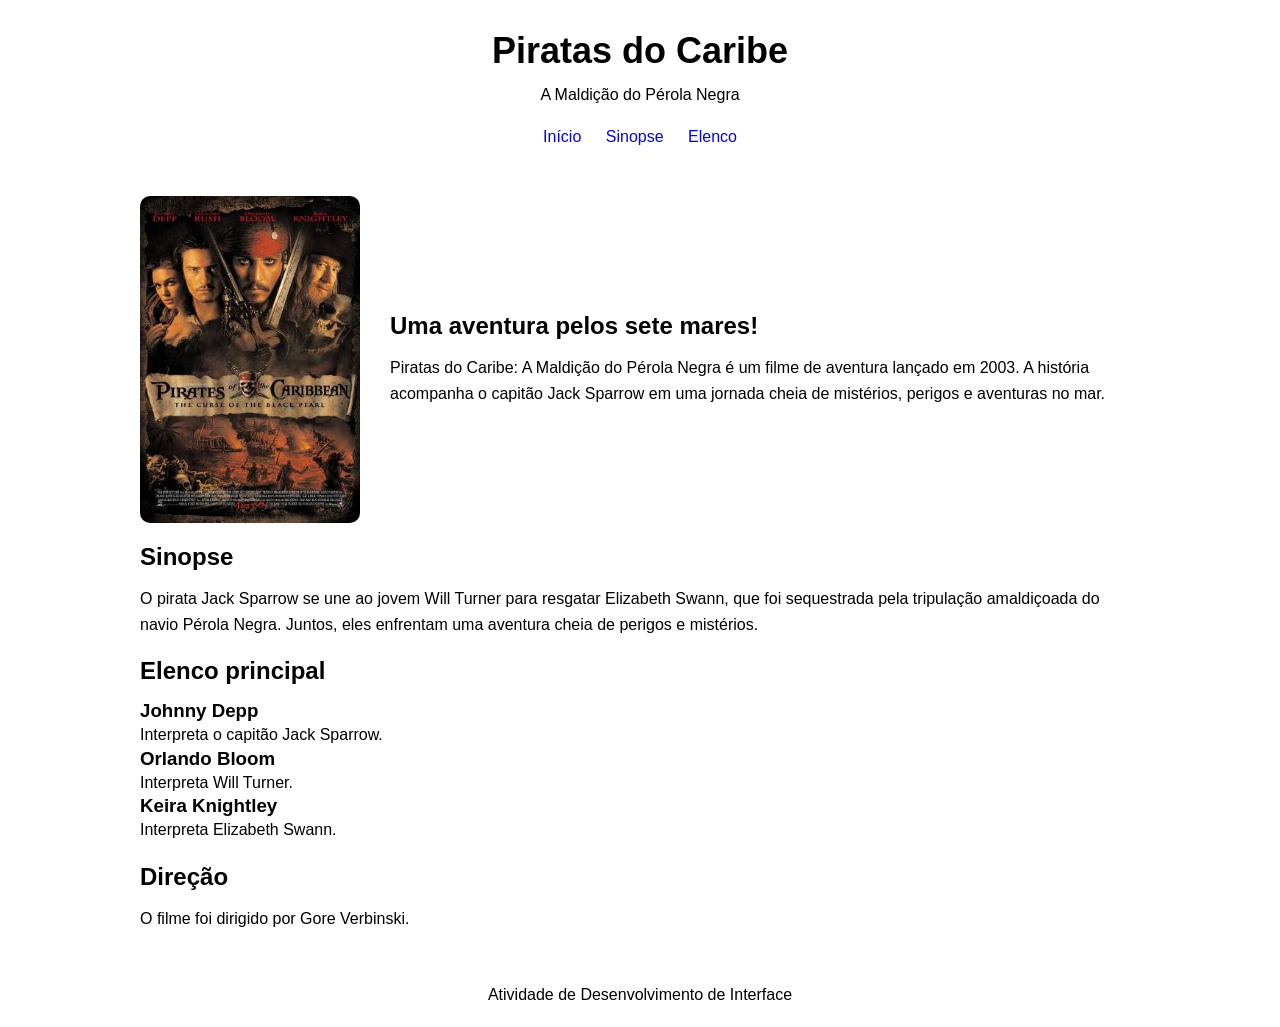
<file: AnaCele/Atividades/atividade-filme/index.html>
<!DOCTYPE html>
<html lang="pt-br">

<head>
    <meta charset="UTF-8">
    <meta name="viewport" content="width=device-width, initial-scale=1.0">
    <title>Piratas do Caribe</title>
    <link rel="stylesheet" href="style.css">
</head>

<body>

    <header>
        <h1>Piratas do Caribe</h1>
        <p>A Maldição do Pérola Negra</p>

        <nav>
            <a href="inicio">Início</a>
            <a href="sinopse">Sinopse</a>
            <a href="elenco">Elenco</a>
        </nav>
    </header>

    <main>

        <section id="inicio" class="inicio">

            <img src="img/Capa.png" alt="Pôster do filme Piratas do Caribe">

            <article>
                <h2>Uma aventura pelos sete mares!</h2>

                <p>
                    Piratas do Caribe: A Maldição do Pérola Negra
                    é um filme de aventura lançado em 2003.
                    A história acompanha o capitão Jack Sparrow
                    em uma jornada cheia de mistérios, perigos
                    e aventuras no mar.
                </p>
            </article>

        </section>

        <section id="sinopse">
            <h2>Sinopse</h2>

            <p>
                O pirata Jack Sparrow se une ao jovem Will Turner
                para resgatar Elizabeth Swann, que foi sequestrada
                pela tripulação amaldiçoada do navio Pérola Negra.
                Juntos, eles enfrentam uma aventura cheia de
                perigos e mistérios.
            </p>
        </section>

        <section id="elenco">
            <h2>Elenco principal</h2>

            <article>
                <h3>Johnny Depp</h3>
                <p>Interpreta o capitão Jack Sparrow.</p>
            </article>

            <article>
                <h3>Orlando Bloom</h3>
                <p>Interpreta Will Turner.</p>
            </article>

            <article>
                <h3>Keira Knightley</h3>
                <p>Interpreta Elizabeth Swann.</p>
            </article>
        </section>

        <section>
            <h2>Direção</h2>
            <p>O filme foi dirigido por Gore Verbinski.</p>
        </section>

    </main>

    <footer>
        <p>Atividade de Desenvolvimento de Interface</p>
    </footer>

</body>
</html>
</file>
<file: Gustavo Rodrigues/atividade-filme/estilo.css>
/* ===== Fontes (Google Fonts) ===== */
@import url("https://fonts.googleapis.com/css2?family=Lilita+One&family=Nunito:wght@400;700;800&display=swap");

/* ===== Variáveis CSS ===== */
:root {
    /* Cores */
    --cor-verde-ogro: #7cb342;
    --cor-verde-medio: #558b2f;
    --cor-verde-escuro: #2e4a14;
    --cor-pantano: #1b2b0c;
    --cor-verde-claro: #f1f8e4;
    --cor-marrom: #8d5a2b;
    --cor-marrom-escuro: #5d3a1a;
    --cor-dourado: #f4c430;
    --cor-rosa-fiona: #ec7fa9;
    --cor-texto: #2b2b2b;
    --cor-branco: #ffffff;

    /* Gradientes */
    --gradiente-topo: linear-gradient(135deg, var(--cor-pantano), var(--cor-verde-escuro) 60%, var(--cor-verde-medio));
    --gradiente-fundo: linear-gradient(180deg, #e3efcf 0%, #cfe3ad 100%);
    --gradiente-cartao: linear-gradient(145deg, var(--cor-branco), var(--cor-verde-claro));

    /* Fontes */
    --fonte-titulo: "Lilita One", "Trebuchet MS", sans-serif;
    --fonte-texto: "Nunito", Verdana, sans-serif;
    --tamanho-titulo: 3rem;
    --tamanho-subtitulo: 2rem;
    --tamanho-texto: 1.05rem;

    /* Espaçamentos */
    --espaco-pequeno: 8px;
    --espaco-medio: 16px;
    --espaco-grande: 32px;
    --espaco-enorme: 56px;
    --largura-maxima: 1100px;

    /* Bordas e sombras */
    --raio-borda: 18px;
    --borda-grossa: 4px solid var(--cor-marrom);
    --sombra: 0 8px 20px rgba(27, 43, 12, 0.25);
    --sombra-forte: 0 14px 30px rgba(27, 43, 12, 0.4);
    --sombra-texto: 3px 3px 0 var(--cor-pantano);
}

/* ===== Base ===== */
* {
    margin: 0;
    padding: 0;
    box-sizing: border-box;
}

html {
    scroll-behavior: smooth;
}

body {
    font-family: var(--fonte-texto);
    font-size: var(--tamanho-texto);
    color: var(--cor-texto);
    background: var(--gradiente-fundo);
    background-attachment: fixed;
    line-height: 1.7;
}

h1, h2, h3 {
    font-family: var(--fonte-titulo);
    font-weight: normal;
    letter-spacing: 1px;
}

::selection {
    background-color: var(--cor-dourado);
    color: var(--cor-pantano);
}

/* ===== Cabeçalho e navegação (Flexbox) ===== */
.cabecalho {
    display: flex;
    justify-content: space-between;
    align-items: center;
    flex-wrap: wrap;
    gap: var(--espaco-medio);
    padding: var(--espaco-medio) var(--espaco-grande);
    background: var(--gradiente-topo);
    border-bottom: 6px solid var(--cor-dourado);
    box-shadow: var(--sombra-forte);
    position: sticky;
    top: 0;
    z-index: 10;
}

.logo {
    color: var(--cor-verde-ogro);
    font-size: var(--tamanho-titulo);
    text-shadow: var(--sombra-texto), 0 0 18px rgba(124, 179, 66, 0.6);
    transform: rotate(-3deg);
}

.menu ul {
    display: flex;
    gap: var(--espaco-pequeno);
    list-style: none;
}

.menu a {
    display: inline-block;
    color: var(--cor-branco);
    text-decoration: none;
    font-weight: 800;
    padding: var(--espaco-pequeno) var(--espaco-medio);
    border: 2px solid transparent;
    border-radius: 999px;
    transition: all 0.25s;
}

.menu a:hover {
    background-color: var(--cor-dourado);
    color: var(--cor-pantano);
    border-color: var(--cor-branco);
    transform: translateY(-2px);
}

/* ===== Conteúdo principal ===== */
main {
    max-width: var(--largura-maxima);
    margin: 0 auto;
    padding: var(--espaco-enorme) var(--espaco-medio);
    display: flex;
    flex-direction: column;
    gap: var(--espaco-enorme);
}

/* Destaque: capa + ficha técnica (Grid) */
.destaque {
    display: grid;
    grid-template-columns: 1fr 2fr;
    gap: var(--espaco-grande);
    align-items: center;
    background: var(--gradiente-topo);
    color: var(--cor-branco);
    padding: var(--espaco-grande);
    border: var(--borda-grossa);
    border-radius: var(--raio-borda);
    box-shadow: var(--sombra-forte);
    position: relative;
    overflow: hidden;
}

/* Bolinhas decorativas de "pântano" */
.destaque::before {
    content: "";
    position: absolute;
    width: 300px;
    height: 300px;
    right: -80px;
    top: -80px;
    background: radial-gradient(circle, rgba(244, 196, 48, 0.25), transparent 70%);
    border-radius: 50%;
}

.capa {
    position: relative;
}

.capa img {
    width: 100%;
    display: block;
    border-radius: var(--raio-borda);
    border: 6px solid var(--cor-dourado);
    outline: 3px dashed var(--cor-verde-ogro);
    outline-offset: 8px;
    box-shadow: var(--sombra-forte);
    transform: rotate(-2deg);
    transition: transform 0.3s;
}

.capa img:hover {
    transform: rotate(0deg) scale(1.03);
}

.ficha {
    position: relative;
}

.ficha h2 {
    font-size: var(--tamanho-titulo);
    color: var(--cor-verde-ogro);
    text-shadow: var(--sombra-texto);
    line-height: 1.1;
}

.ficha h2 span {
    color: var(--cor-dourado);
    font-size: var(--tamanho-subtitulo);
}

.slogan {
    display: inline-block;
    font-style: italic;
    font-weight: 700;
    color: var(--cor-pantano);
    background-color: var(--cor-dourado);
    padding: var(--espaco-pequeno) var(--espaco-medio);
    border-radius: 999px;
    margin: var(--espaco-medio) 0;
    box-shadow: 3px 3px 0 var(--cor-marrom-escuro);
}

.ficha-lista {
    list-style: none;
    display: flex;
    flex-direction: column;
    gap: var(--espaco-pequeno);
}

.ficha-lista li {
    background-color: rgba(255, 255, 255, 0.1);
    border-left: 5px solid var(--cor-verde-ogro);
    padding: var(--espaco-pequeno) var(--espaco-medio);
    border-radius: 0 10px 10px 0;
    transition: background-color 0.2s;
}

.ficha-lista li:hover {
    background-color: rgba(255, 255, 255, 0.2);
}

.ficha-lista strong {
    color: var(--cor-dourado);
}

/* Blocos de seção */
.bloco {
    background-color: var(--cor-branco);
    padding: var(--espaco-grande);
    border: 3px solid var(--cor-verde-medio);
    border-top: 10px solid var(--cor-verde-ogro);
    border-radius: var(--raio-borda);
    box-shadow: var(--sombra);
}

.bloco h2 {
    display: inline-block;
    font-size: var(--tamanho-subtitulo);
    color: var(--cor-verde-escuro);
    margin-bottom: var(--espaco-medio);
    padding-bottom: var(--espaco-pequeno);
    border-bottom: 5px dotted var(--cor-dourado);
}

#sinopse h2::before { content: "📜 "; }
#elenco h2::before { content: "🎭 "; }
#curiosidades h2::before { content: "✨ "; }

.bloco p + p {
    margin-top: var(--espaco-medio);
}

#sinopse p:first-of-type::first-letter {
    font-family: var(--fonte-titulo);
    font-size: 3.2rem;
    float: left;
    line-height: 1;
    margin-right: var(--espaco-pequeno);
    color: var(--cor-verde-ogro);
    text-shadow: 2px 2px 0 var(--cor-verde-escuro);
}

/* Grades de cartões (Grid) */
.grade-elenco,
.grade-curiosidades {
    display: grid;
    grid-template-columns: repeat(auto-fit, minmax(200px, 1fr));
    gap: var(--espaco-medio);
}

.cartao {
    background: var(--gradiente-cartao);
    border: 2px solid var(--cor-verde-ogro);
    border-left: 8px solid var(--cor-verde-ogro);
    padding: var(--espaco-medio);
    border-radius: var(--raio-borda);
    box-shadow: var(--sombra);
    transition: transform 0.25s, box-shadow 0.25s, border-color 0.25s;
}

.cartao:hover {
    transform: translateY(-6px) rotate(-1deg);
    box-shadow: var(--sombra-forte);
    border-color: var(--cor-dourado);
}

.cartao h3 {
    color: var(--cor-verde-escuro);
    font-size: 1.3rem;
    margin-bottom: var(--espaco-pequeno);
}

/* Cores próprias para cada personagem */
.grade-elenco .cartao p {
    display: inline-block;
    font-weight: 800;
    color: var(--cor-branco);
    background-color: var(--cor-verde-medio);
    padding: 2px var(--espaco-medio);
    border-radius: 999px;
}

.grade-elenco .cartao:nth-child(2) { border-left-color: #9e9e9e; }
.grade-elenco .cartao:nth-child(2) p { background-color: #757575; }

.grade-elenco .cartao:nth-child(3) { border-left-color: var(--cor-rosa-fiona); }
.grade-elenco .cartao:nth-child(3) p { background-color: var(--cor-rosa-fiona); }

.grade-elenco .cartao:nth-child(4) { border-left-color: #c62828; }
.grade-elenco .cartao:nth-child(4) p { background-color: #c62828; }

.grade-curiosidades .cartao {
    border-left-color: var(--cor-marrom);
}

/* ===== Rodapé ===== */
.rodape {
    background: var(--gradiente-topo);
    color: var(--cor-verde-claro);
    text-align: center;
    padding: var(--espaco-grande) var(--espaco-medio);
    border-top: 6px solid var(--cor-dourado);
    font-size: 0.95rem;
}

.rodape p:first-child {
    font-family: var(--fonte-titulo);
    font-size: 1.2rem;
    color: var(--cor-dourado);
}

/* ===== Responsividade ===== */
@media (max-width: 768px) {
    :root {
        --tamanho-titulo: 2.3rem;
        --tamanho-subtitulo: 1.6rem;
    }

    .cabecalho {
        justify-content: center;
        position: static;
    }

    .menu ul {
        flex-wrap: wrap;
        justify-content: center;
    }

    .destaque {
        grid-template-columns: 1fr;
        text-align: center;
    }

    .capa img {
        max-width: 260px;
        margin: 0 auto;
    }

    .ficha-lista li {
        text-align: left;
    }
}
</file>
<file: AnaCele/Atividades/atividade-filme/style.css>
:root {
    --cor-fundo: #171717;
    --cor-principal: #5c351e;
    --cor-destaque: #d6a84f;
    --cor-texto: #f5e8cf;
    --espacamento: 20px;
}

* {
    margin: 0;
    padding: 0;
    box-sizing: border-box;
}

body {
    background-color: var(#171717);
    color: var(#f5e8cf);
    font-family: Arial, sans-serif;
}

header {
    background-color: var(#5c351e);
    text-align: center;
    padding: 30px;
}

header h1 {
    color: var(#d6a84f);
    font-size: 36px;
}

header p {
    margin: 10px;
}

nav {
    margin-top: 20px;
}

nav a {
    color: var(#f5e8cf);
    text-decoration: none;
    margin: 10px;
}

nav a:hover {
    color: var(#d6a84f);
}

main {
    width: 90%;
    max-width: 1000px;
    margin: auto;
}

section {
    padding: var();
    margin-top: 20px;
}

h2 {
    color: var(#d6a84f);
    margin-bottom: 15px;
}

.inicio {
    display: flex;
    align-items: center;
    gap: 30px;
}

.inicio img {
    width: 220px;
    border-radius: 10px;
}

.inicio article {
    flex: 1;
}

p {
    line-height: 1.6;
}

elenco {
    display: flex;
    flex-wrap: wrap;
    gap: 20px;
}

elenco h2 {
    width: 100%;
}

elenco article {
    background-color: var();
    padding: 20px;
    border-radius: 10px;
    flex: 1;
    min-width: 180px;
}

elenco h3 {
    color: var(#d6a84f);
    margin-bottom: 10px;
}

footer {
    background-color: var(#5c351e);
    text-align: center;
    padding: 20px;
    margin-top: 30px;
}

/* Ajuste para telas menores */

@media (max-width: 600px) {

    .inicio {
        flex-direction: column;
        text-align: center;
    }

    nav a {
        display: inline-block;
        margin: 5px;
    }

}
</file>
<file: Professor/Projeto Final/estilo.css>
/* ══════════════════════════════════════════════════════════════════
   PORTFÓLIO PESSOAL — estilo.css
   Só o que o Bootstrap não consegue fazer sozinho.
   ══════════════════════════════════════════════════════════════════ */

/* ─── VARIÁVEIS DE COR (tema dark customizado) ──────────────────── */
:root {
  --cor-primaria:   #6c63ff;
  --cor-secundaria: #ff6584;

  --fundo:           #0f0f1a;
  --superficie:      #1a1a2e;
  --superficie-alta: #22223a;
  --borda:           #2e2e4e;

  --texto:       #e8e8f0;
  --texto-suave: #9090b8;
}

/* ─── BASE ──────────────────────────────────────────────────────── */
html { scroll-behavior: smooth; }

body {
  background-color: var(--fundo);
  color: var(--texto);
}

a { text-decoration: none; color: inherit; }

/* ─── CLASSES DE FUNDO (substitui style="background-color:...") ─── */
.bg-fundo      { background-color: var(--fundo) !important; }
.bg-superficie { background-color: var(--superficie) !important; }

/* ─── CARDS REUTILIZÁVEIS ───────────────────────────────────────── */
/* Card principal (projetos / sobre) */
.card-dark {
  background-color: var(--superficie-alta);
}

/* Card de estatística (Sobre Mim) */
.card-stat {
  background-color: var(--fundo);
  border-color: var(--borda) !important;
}

/* Card de skill */
.card-skill {
  background-color: var(--superficie-alta);
}

/* Footer do card de projeto */
.card-footer-dark {
  background-color: transparent;
  border-color: var(--borda);
}

/* ─── NAVBAR ────────────────────────────────────────────────────── */
.navbar-portfolio {
  background-color: rgba(15, 15, 26, 0.95) !important;
  border-bottom: 1px solid var(--borda);
}

/* ─── HERO ──────────────────────────────────────────────────────── */
.hero {
  min-height: 100vh;
  display: flex;
  align-items: center;
  padding-top: 80px;
}

.foto-perfil {
  width: 260px;
  height: 260px;
  object-fit: cover;
  border-radius: 50%;
  border: 4px solid var(--cor-primaria);
}

.hero-nome {
  font-size: 3.5rem;
  font-weight: 800;
  line-height: 1.1;
}

@media (min-width: 992px) {
  .foto-perfil { width: 340px; height: 340px; }
  .hero        { padding-top: 88px; }
}

@media (max-width: 575px) {
  .hero-nome { font-size: 2.5rem; }
}

/* ─── TÍTULO DE SEÇÃO (linha colorida embaixo) ──────────────────── */
.titulo-secao {
  position: relative;
  display: inline-block;
  padding-bottom: 12px;
  margin-bottom: 2rem;
}

.titulo-secao::after {
  content: '';
  position: absolute;
  left: 0; bottom: 0;
  width: 48px; height: 4px;
  background-color: var(--cor-primaria);
  border-radius: 99px;
}

/* ─── TOPO DO CARD DE PROJETO ───────────────────────────────────── */
.card-topo {
  height: 160px;
  background: linear-gradient(135deg, var(--cor-primaria), var(--cor-secundaria));
  display: flex;
  align-items: center;
  justify-content: center;
  font-size: 3rem;
  color: rgba(255,255,255,0.65);
}

/* ─── CAMPO INVÁLIDO ────────────────────────────────────────────── */
.campo-invalido { border-color: var(--cor-secundaria) !important; }
</file>
